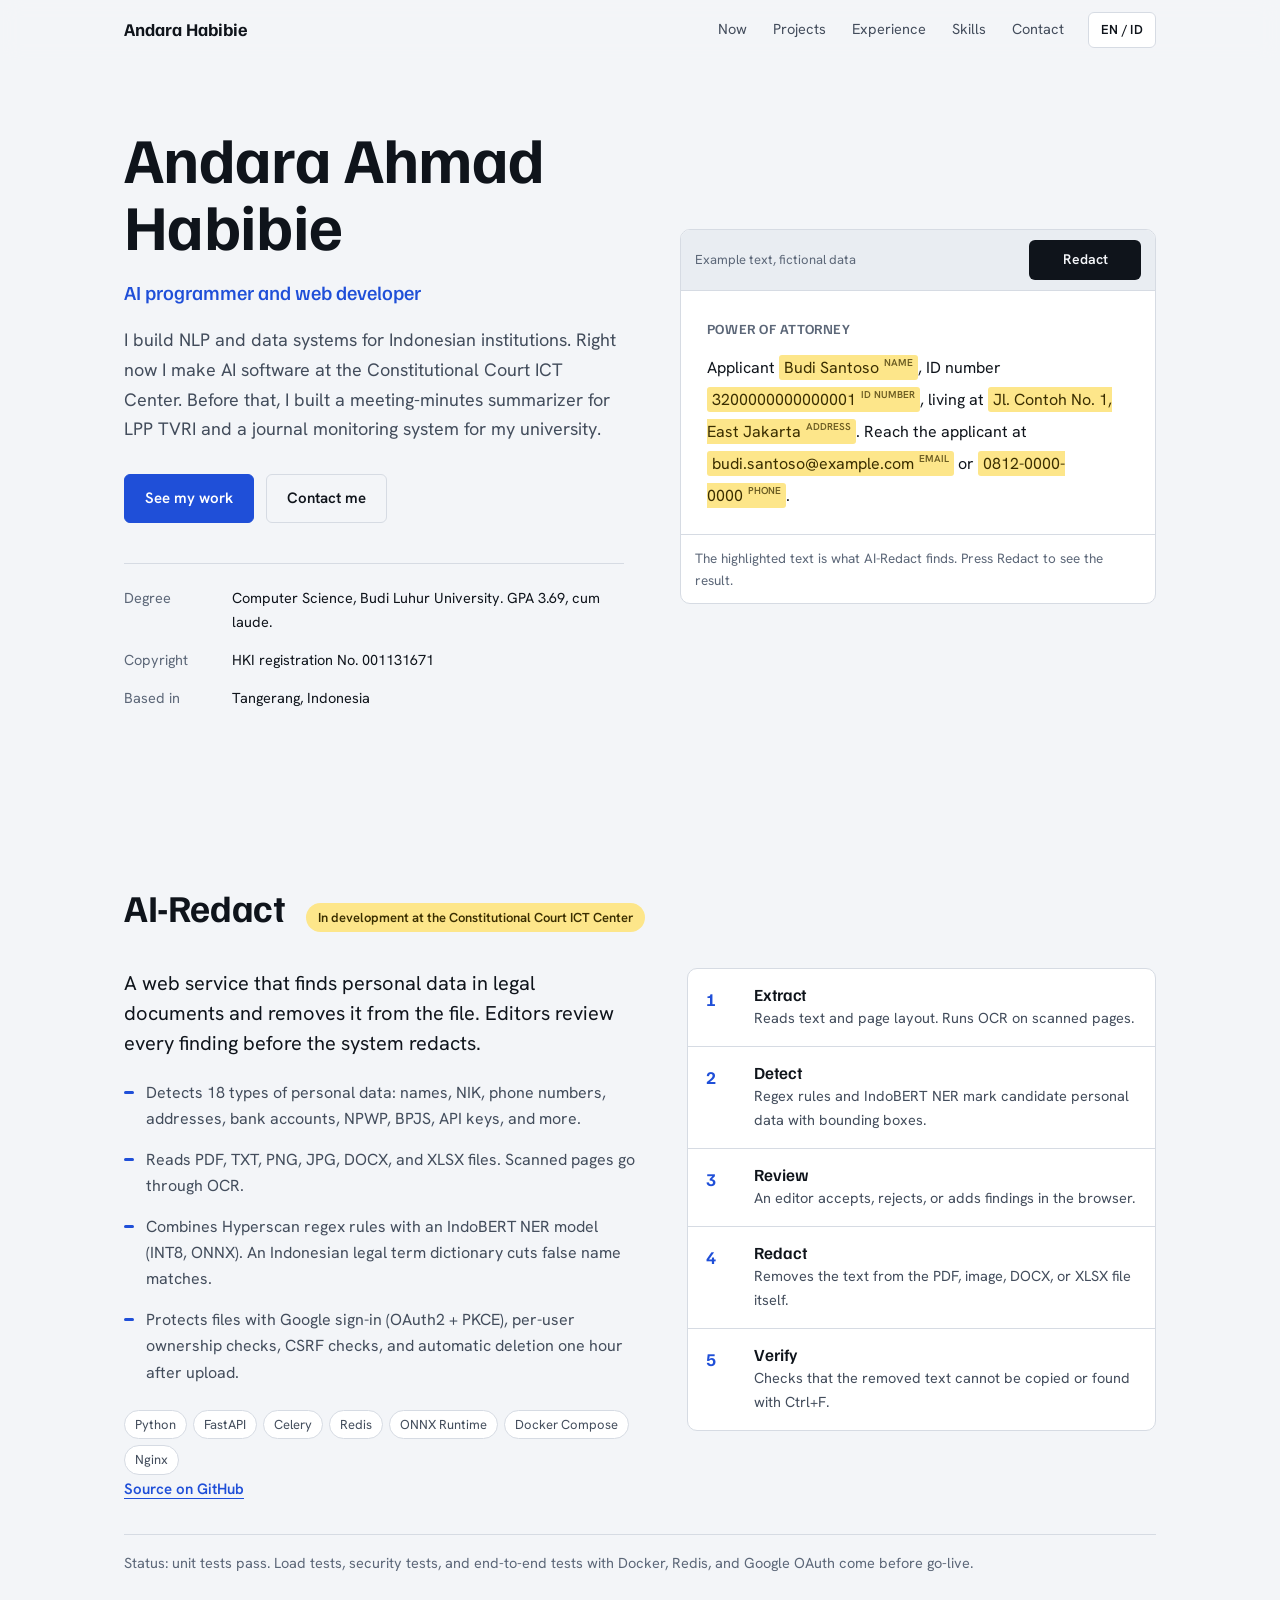
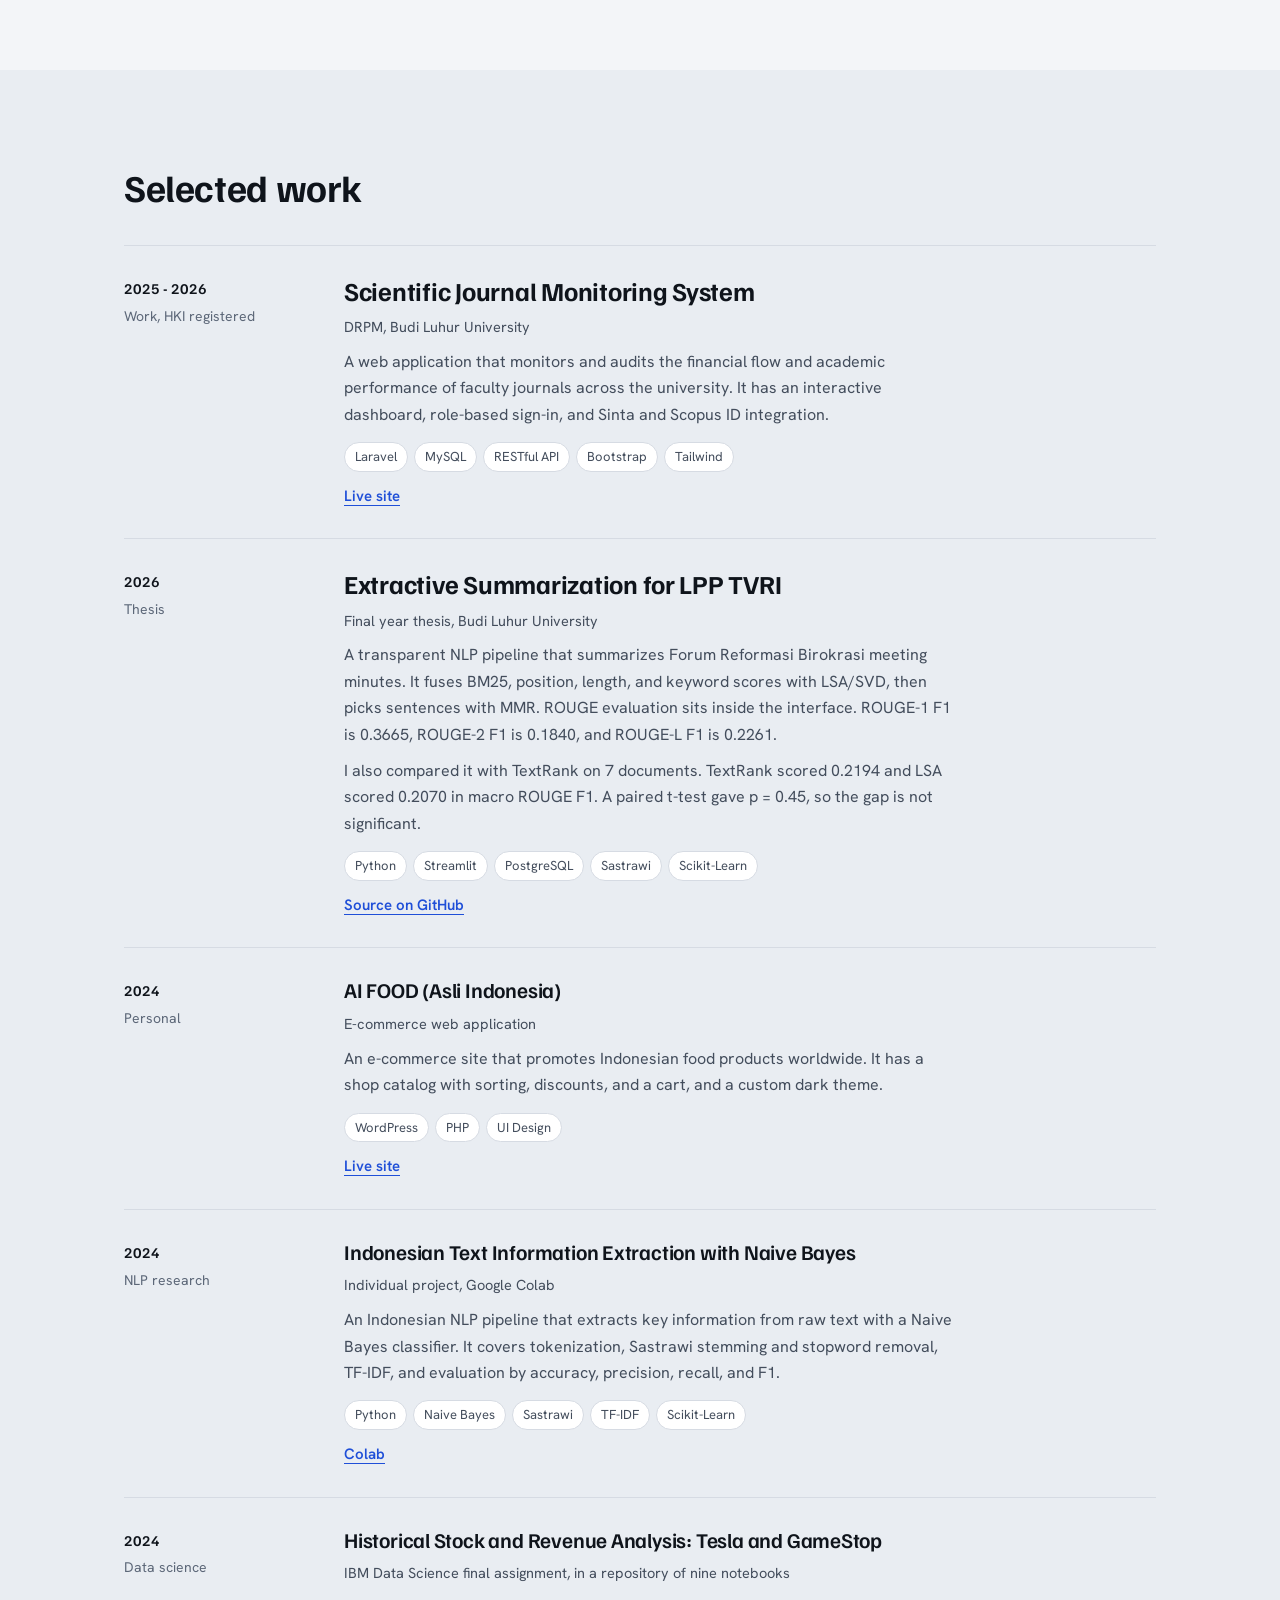
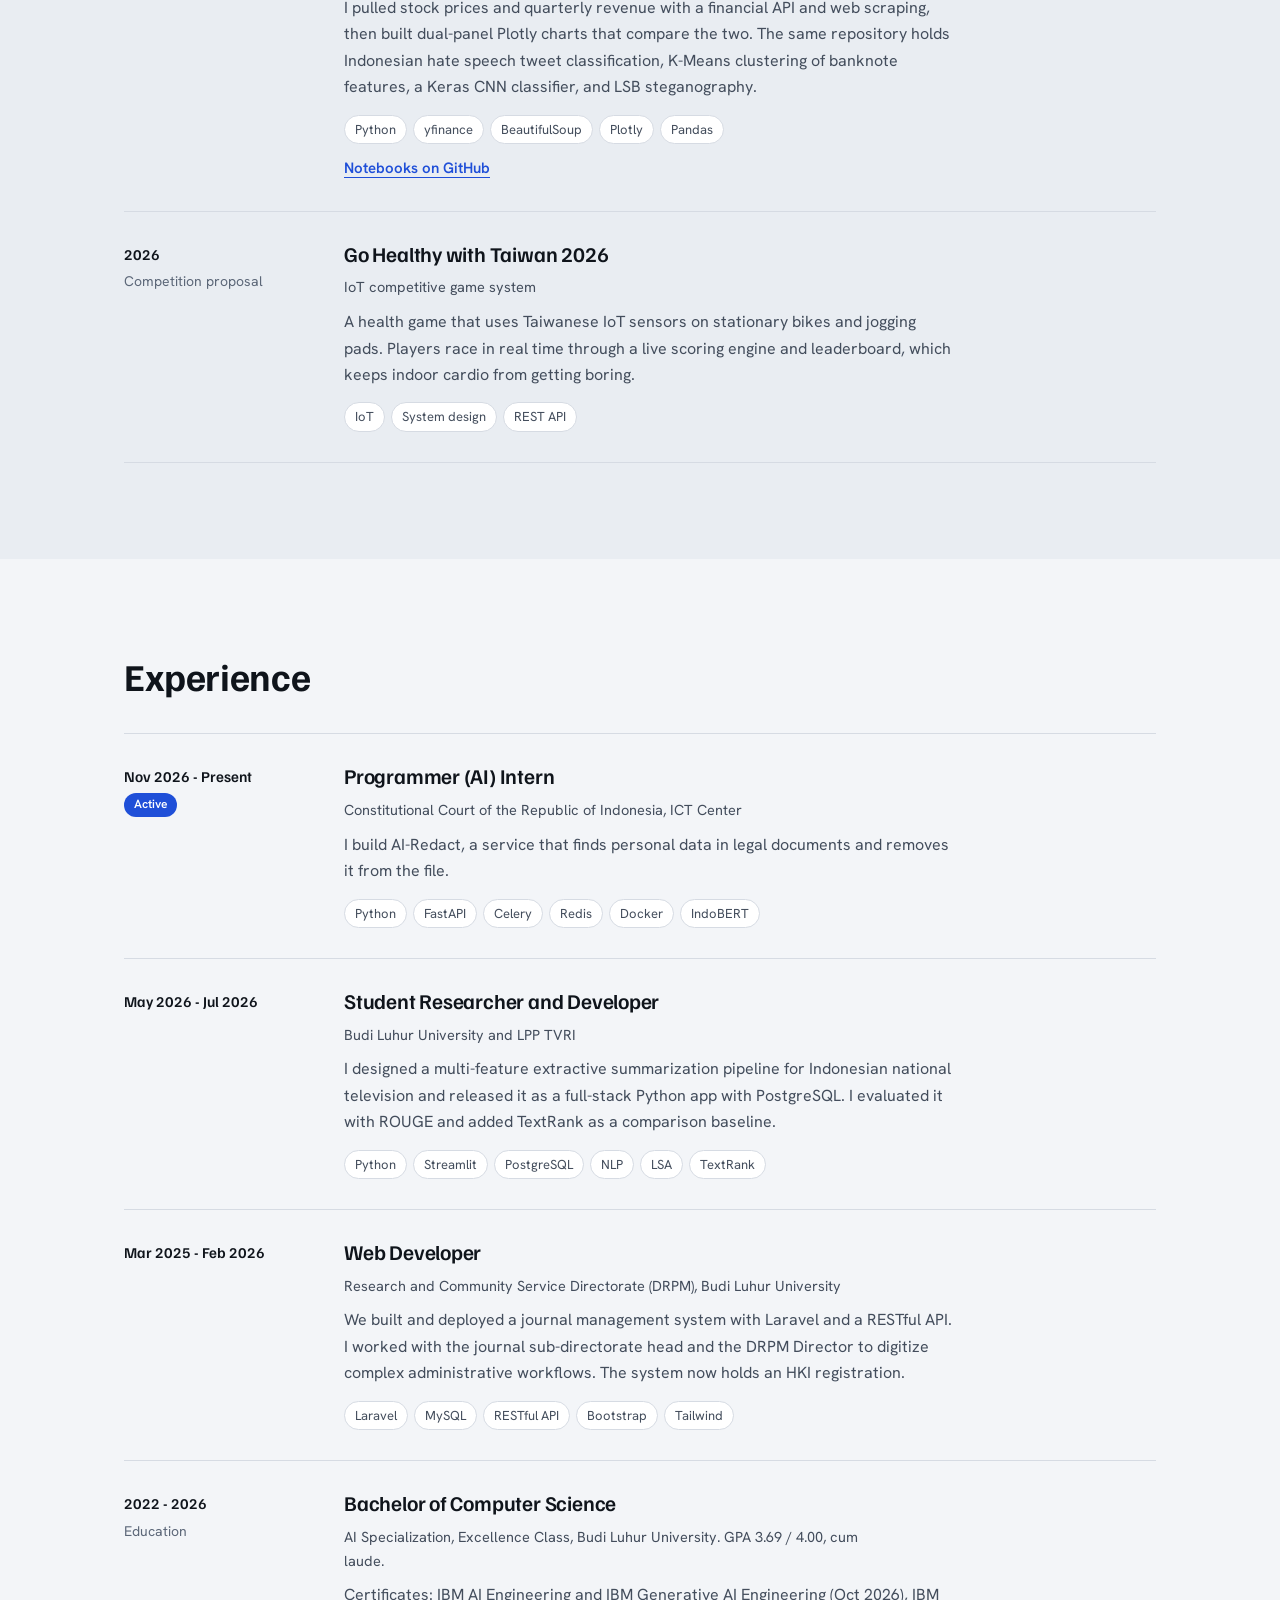
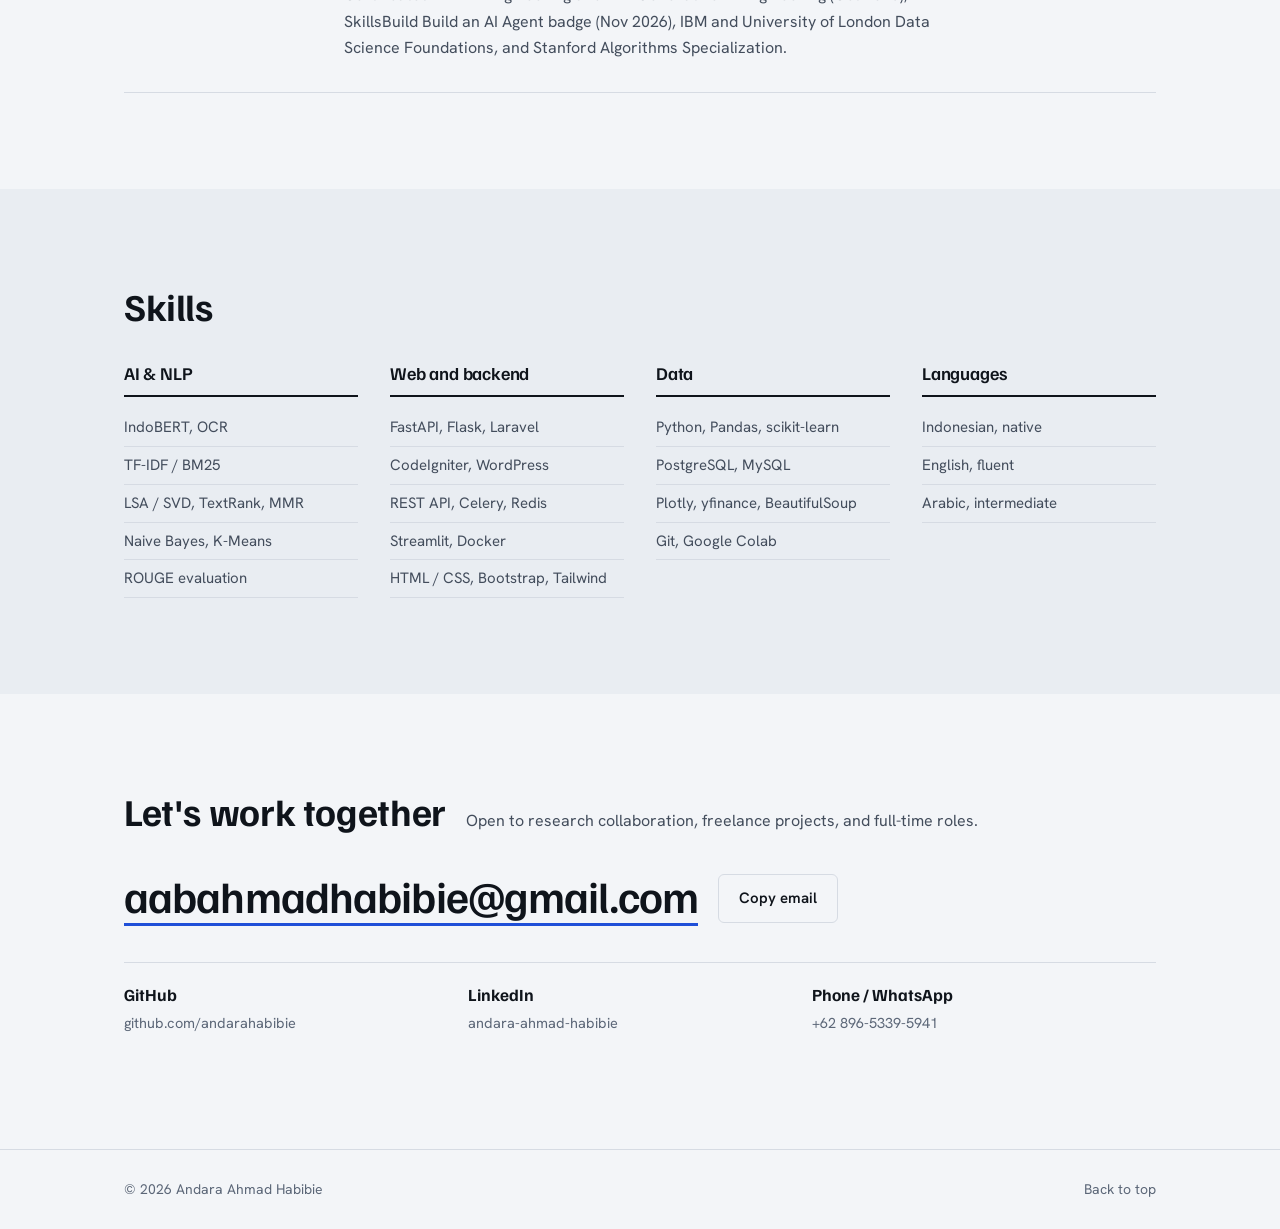
<file: index.html>
<!DOCTYPE html>
<html lang="en" data-lang="en">
<head>
  <meta charset="UTF-8" />
  <meta name="viewport" content="width=device-width, initial-scale=1.0" />
  <title>Andara Ahmad Habibie | AI Programmer and Web Developer</title>
  <meta name="description" content="Andara Ahmad Habibie builds NLP and data systems for Indonesian institutions. AI-Redact, LPP TVRI meeting-minutes summarizer, HKI-registered journal monitoring system." />
  <meta name="color-scheme" content="light dark" />
  <link rel="preconnect" href="https://fonts.googleapis.com" />
  <link rel="preconnect" href="https://fonts.gstatic.com" crossorigin />
  <link href="https://fonts.googleapis.com/css2?family=Familjen+Grotesk:wght@500;600;700&family=Hanken+Grotesk:wght@400;500;600&display=swap" rel="stylesheet" />
  <link rel="stylesheet" href="style.css" />
</head>
<body>
  <a class="skip" href="#main" data-en="Skip to content" data-id="Langsung ke konten">Skip to content</a>

  <!-- NAV -->
  <header id="nav">
    <div class="nav-inner">
      <a href="#hero" class="nav-logo">Andara Habibie</a>
      <nav class="nav-links" aria-label="Main">
        <a href="#now"        data-en="Now"        data-id="Saat Ini">Now</a>
        <a href="#projects"   data-en="Projects"   data-id="Proyek">Projects</a>
        <a href="#experience" data-en="Experience" data-id="Pengalaman">Experience</a>
        <a href="#skills"     data-en="Skills"     data-id="Keahlian">Skills</a>
        <a href="#contact"    data-en="Contact"    data-id="Kontak">Contact</a>
      </nav>
      <div class="nav-right">
        <button id="lang-toggle" type="button" aria-label="Switch language">EN / ID</button>
        <button id="menu-toggle" type="button" aria-label="Open menu" aria-expanded="false" aria-controls="mobile-menu">
          <span></span><span></span><span></span>
        </button>
      </div>
    </div>
    <div id="mobile-menu">
      <a href="#now"        data-en="Now"        data-id="Saat Ini">Now</a>
      <a href="#projects"   data-en="Projects"   data-id="Proyek">Projects</a>
      <a href="#experience" data-en="Experience" data-id="Pengalaman">Experience</a>
      <a href="#skills"     data-en="Skills"     data-id="Keahlian">Skills</a>
      <a href="#contact"    data-en="Contact"    data-id="Kontak">Contact</a>
    </div>
  </header>

  <main id="main">

    <!-- HERO -->
    <section id="hero" class="hero">
      <div class="container hero-grid">
        <div class="hero-copy">
          <h1>Andara Ahmad Habibie</h1>
          <p class="hero-role" data-en="AI programmer and web developer" data-id="Programmer AI dan web developer">AI programmer and web developer</p>
          <p class="hero-sub"
             data-en="I build NLP and data systems for Indonesian institutions. Right now I make AI software at the Constitutional Court ICT Center. Before that, I built a meeting-minutes summarizer for LPP TVRI and a journal monitoring system for my university."
             data-id="Saya membangun sistem NLP dan data untuk institusi di Indonesia. Saat ini saya menulis perangkat lunak AI di Pusat TIK Mahkamah Konstitusi. Sebelumnya, saya membuat peringkas notulensi rapat untuk LPP TVRI dan sistem monitoring jurnal untuk universitas saya.">
            I build NLP and data systems for Indonesian institutions. Right now I make AI software at the Constitutional Court ICT Center. Before that, I built a meeting-minutes summarizer for LPP TVRI and a journal monitoring system for my university.
          </p>
          <div class="hero-actions">
            <a href="#projects" class="btn-primary" data-en="See my work" data-id="Lihat proyek">See my work</a>
            <a href="#contact"  class="btn-ghost"   data-en="Contact me" data-id="Hubungi saya">Contact me</a>
          </div>
          <dl class="hero-facts">
            <div>
              <dt data-en="Degree" data-id="Pendidikan">Degree</dt>
              <dd data-en="Computer Science, Budi Luhur University. GPA 3.69, cum laude." data-id="Computer Science, Universitas Budi Luhur. IPK 3,69, cum laude.">Computer Science, Budi Luhur University. GPA 3.69, cum laude.</dd>
            </div>
            <div>
              <dt data-en="Copyright" data-id="Hak cipta">Copyright</dt>
              <dd data-en="HKI registration No. 001131671" data-id="Pendaftaran HKI No. 001131671">HKI registration No. 001131671</dd>
            </div>
            <div>
              <dt data-en="Based in" data-id="Domisili">Based in</dt>
              <dd>Tangerang, Indonesia</dd>
            </div>
          </dl>
        </div>

        <figure class="demo" aria-labelledby="demo-title">
          <div class="demo-head">
            <span class="demo-note" data-en="Example text, fictional data" data-id="Teks contoh, data fiktif">Example text, fictional data</span>
            <button id="redact-btn" type="button" aria-pressed="false">Redact</button>
          </div>
          <div class="demo-doc">
            <p class="demo-title" id="demo-title"></p>
            <p class="demo-body" id="demo-body"></p>
          </div>
          <figcaption class="demo-foot" id="demo-msg" role="status"></figcaption>
        </figure>
      </div>
    </section>

    <!-- NOW: AI-REDACT -->
    <section id="now" class="section">
      <div class="container">
        <div class="section-header">
          <h2>AI-Redact</h2>
          <p class="status-pill" data-en="In development at the Constitutional Court ICT Center" data-id="Sedang dikembangkan di Pusat TIK Mahkamah Konstitusi">In development at the Constitutional Court ICT Center</p>
        </div>
        <div class="now-grid">
          <div class="now-copy">
            <p class="lead"
               data-en="A web service that finds personal data in legal documents and removes it from the file. Editors review every finding before the system redacts."
               data-id="Layanan web yang menemukan data pribadi di dokumen hukum dan menghapusnya dari berkas. Editor memeriksa setiap temuan sebelum sistem melakukan redaksi.">
              A web service that finds personal data in legal documents and removes it from the file. Editors review every finding before the system redacts.
            </p>
            <ul class="facts">
              <li data-en="Detects 18 types of personal data: names, NIK, phone numbers, addresses, bank accounts, NPWP, BPJS, API keys, and more."
                  data-id="Mendeteksi 18 jenis data pribadi: nama, NIK, nomor telepon, alamat, rekening bank, NPWP, BPJS, API key, dan lainnya.">Detects 18 types of personal data: names, NIK, phone numbers, addresses, bank accounts, NPWP, BPJS, API keys, and more.</li>
              <li data-en="Reads PDF, TXT, PNG, JPG, DOCX, and XLSX files. Scanned pages go through OCR."
                  data-id="Membaca berkas PDF, TXT, PNG, JPG, DOCX, dan XLSX. Halaman hasil pindai diproses dengan OCR.">Reads PDF, TXT, PNG, JPG, DOCX, and XLSX files. Scanned pages go through OCR.</li>
              <li data-en="Combines Hyperscan regex rules with an IndoBERT NER model (INT8, ONNX). An Indonesian legal term dictionary cuts false name matches."
                  data-id="Menggabungkan aturan regex Hyperscan dengan model NER IndoBERT (INT8, ONNX). Kamus istilah hukum Indonesia mengurangi salah deteksi nama.">Combines Hyperscan regex rules with an IndoBERT NER model (INT8, ONNX). An Indonesian legal term dictionary cuts false name matches.</li>
              <li data-en="Protects files with Google sign-in (OAuth2 + PKCE), per-user ownership checks, CSRF checks, and automatic deletion one hour after upload."
                  data-id="Melindungi berkas dengan login Google (OAuth2 + PKCE), pemeriksaan kepemilikan per pengguna, pemeriksaan CSRF, dan penghapusan otomatis satu jam setelah unggah.">Protects files with Google sign-in (OAuth2 + PKCE), per-user ownership checks, CSRF checks, and automatic deletion one hour after upload.</li>
            </ul>
            <div class="proj-tags"><span>Python</span><span>FastAPI</span><span>Celery</span><span>Redis</span><span>ONNX Runtime</span><span>Docker Compose</span><span>Nginx</span></div>
            <p class="proj-links"><a href="https://github.com/andarahabibie/AI-Redact" target="_blank" rel="noopener" data-en="Source on GitHub" data-id="Kode di GitHub">Source on GitHub</a></p>
          </div>

          <ol class="pipeline" aria-label="Pipeline">
            <li><h3 data-en="Extract" data-id="Ekstraksi">Extract</h3><p data-en="Reads text and page layout. Runs OCR on scanned pages." data-id="Membaca teks dan tata letak halaman. Menjalankan OCR pada halaman hasil pindai.">Reads text and page layout. Runs OCR on scanned pages.</p></li>
            <li><h3 data-en="Detect" data-id="Deteksi">Detect</h3><p data-en="Regex rules and IndoBERT NER mark candidate personal data with bounding boxes." data-id="Aturan regex dan NER IndoBERT menandai calon data pribadi lengkap dengan kotak pembatas.">Regex rules and IndoBERT NER mark candidate personal data with bounding boxes.</p></li>
            <li><h3 data-en="Review" data-id="Tinjau">Review</h3><p data-en="An editor accepts, rejects, or adds findings in the browser." data-id="Editor menerima, menolak, atau menambah temuan di browser.">An editor accepts, rejects, or adds findings in the browser.</p></li>
            <li><h3 data-en="Redact" data-id="Redaksi">Redact</h3><p data-en="Removes the text from the PDF, image, DOCX, or XLSX file itself." data-id="Menghapus teks dari berkas PDF, gambar, DOCX, atau XLSX itu sendiri.">Removes the text from the PDF, image, DOCX, or XLSX file itself.</p></li>
            <li><h3 data-en="Verify" data-id="Verifikasi">Verify</h3><p data-en="Checks that the removed text cannot be copied or found with Ctrl+F." data-id="Memeriksa bahwa teks yang dihapus tidak bisa disalin atau dicari dengan Ctrl+F.">Checks that the removed text cannot be copied or found with Ctrl+F.</p></li>
          </ol>
        </div>
        <p class="note"
           data-en="Status: unit tests pass. Load tests, security tests, and end-to-end tests with Docker, Redis, and Google OAuth come before go-live."
           data-id="Status: unit test lulus. Uji beban, uji keamanan, dan uji end-to-end dengan Docker, Redis, dan Google OAuth dilakukan sebelum go-live.">
          Status: unit tests pass. Load tests, security tests, and end-to-end tests with Docker, Redis, and Google OAuth come before go-live.
        </p>
      </div>
    </section>

    <!-- PROJECTS -->
    <section id="projects" class="section alt-bg">
      <div class="container">
        <div class="section-header">
          <h2 data-en="Selected work" data-id="Proyek pilihan">Selected work</h2>
        </div>
        <div class="rows">

          <article class="row featured">
            <div class="row-meta">
              <span class="row-year">2025 - 2026</span>
              <span data-en="Work, HKI registered" data-id="Pekerjaan, terdaftar HKI">Work, HKI registered</span>
            </div>
            <div class="row-body">
              <h3 data-en="Scientific Journal Monitoring System" data-id="Sistem Monitoring Jurnal Ilmiah">Scientific Journal Monitoring System</h3>
              <p class="row-org" data-en="DRPM, Budi Luhur University" data-id="DRPM, Universitas Budi Luhur">DRPM, Budi Luhur University</p>
              <p data-en="A web application that monitors and audits the financial flow and academic performance of faculty journals across the university. It has an interactive dashboard, role-based sign-in, and Sinta and Scopus ID integration."
                 data-id="Aplikasi web untuk memonitor dan mengaudit aliran keuangan dan kinerja akademik jurnal fakultas di seluruh universitas. Dilengkapi dashboard interaktif, login berbasis peran, dan integrasi ID Sinta dan Scopus.">A web application that monitors and audits the financial flow and academic performance of faculty journals across the university. It has an interactive dashboard, role-based sign-in, and Sinta and Scopus ID integration.</p>
              <div class="proj-tags"><span>Laravel</span><span>MySQL</span><span>RESTful API</span><span>Bootstrap</span><span>Tailwind</span></div>
              <p class="proj-links"><a href="https://monitoringjurnal.budiluhur.ac.id" target="_blank" rel="noopener" data-en="Live site" data-id="Situs langsung">Live site</a></p>
            </div>
          </article>

          <article class="row featured">
            <div class="row-meta">
              <span class="row-year">2026</span>
              <span data-en="Thesis" data-id="Skripsi">Thesis</span>
            </div>
            <div class="row-body">
              <h3 data-en="Extractive Summarization for LPP TVRI" data-id="Peringkasan Ekstraktif untuk LPP TVRI">Extractive Summarization for LPP TVRI</h3>
              <p class="row-org" data-en="Final year thesis, Budi Luhur University" data-id="Skripsi, Universitas Budi Luhur">Final year thesis, Budi Luhur University</p>
              <p data-en="A transparent NLP pipeline that summarizes Forum Reformasi Birokrasi meeting minutes. It fuses BM25, position, length, and keyword scores with LSA/SVD, then picks sentences with MMR. ROUGE evaluation sits inside the interface. ROUGE-1 F1 is 0.3665, ROUGE-2 F1 is 0.1840, and ROUGE-L F1 is 0.2261."
                 data-id="Pipeline NLP transparan yang meringkas notulensi rapat Forum Reformasi Birokrasi. Menggabungkan skor BM25, posisi, panjang, dan kata kunci dengan LSA/SVD, lalu memilih kalimat dengan MMR. Evaluasi ROUGE ada di dalam antarmuka. ROUGE-1 F1 0,3665, ROUGE-2 F1 0,1840, dan ROUGE-L F1 0,2261.">A transparent NLP pipeline that summarizes Forum Reformasi Birokrasi meeting minutes. It fuses BM25, position, length, and keyword scores with LSA/SVD, then picks sentences with MMR. ROUGE evaluation sits inside the interface. ROUGE-1 F1 is 0.3665, ROUGE-2 F1 is 0.1840, and ROUGE-L F1 is 0.2261.</p>
              <p data-en="I also compared it with TextRank on 7 documents. TextRank scored 0.2194 and LSA scored 0.2070 in macro ROUGE F1. A paired t-test gave p = 0.45, so the gap is not significant."
                 data-id="Saya juga membandingkannya dengan TextRank pada 7 dokumen. Macro ROUGE F1 TextRank 0,2194 dan LSA 0,2070. Uji t berpasangan menghasilkan p = 0,45, jadi selisihnya tidak signifikan.">I also compared it with TextRank on 7 documents. TextRank scored 0.2194 and LSA scored 0.2070 in macro ROUGE F1. A paired t-test gave p = 0.45, so the gap is not significant.</p>
              <div class="proj-tags"><span>Python</span><span>Streamlit</span><span>PostgreSQL</span><span>Sastrawi</span><span>Scikit-Learn</span></div>
              <p class="proj-links"><a href="https://github.com/andarahabibie/mesin_peringkasan" target="_blank" rel="noopener" data-en="Source on GitHub" data-id="Kode di GitHub">Source on GitHub</a></p>
            </div>
          </article>

          <article class="row">
            <div class="row-meta">
              <span class="row-year">2024</span>
              <span data-en="Personal" data-id="Pribadi">Personal</span>
            </div>
            <div class="row-body">
              <h3>AI FOOD (Asli Indonesia)</h3>
              <p class="row-org" data-en="E-commerce web application" data-id="Aplikasi web e-commerce">E-commerce web application</p>
              <p data-en="An e-commerce site that promotes Indonesian food products worldwide. It has a shop catalog with sorting, discounts, and a cart, and a custom dark theme."
                 data-id="Situs e-commerce yang mempromosikan produk kuliner Indonesia ke seluruh dunia. Punya katalog toko dengan pengurutan, diskon, dan keranjang, serta tema gelap kustom.">An e-commerce site that promotes Indonesian food products worldwide. It has a shop catalog with sorting, discounts, and a cart, and a custom dark theme.</p>
              <div class="proj-tags"><span>WordPress</span><span>PHP</span><span>UI Design</span></div>
              <p class="proj-links"><a href="https://aifood.liveblog365.com" target="_blank" rel="noopener" data-en="Live site" data-id="Situs langsung">Live site</a></p>
            </div>
          </article>

          <article class="row">
            <div class="row-meta">
              <span class="row-year">2024</span>
              <span data-en="NLP research" data-id="Riset NLP">NLP research</span>
            </div>
            <div class="row-body">
              <h3 data-en="Indonesian Text Information Extraction with Naive Bayes" data-id="Ekstraksi Informasi Teks Indonesia dengan Naive Bayes">Indonesian Text Information Extraction with Naive Bayes</h3>
              <p class="row-org" data-en="Individual project, Google Colab" data-id="Proyek individu, Google Colab">Individual project, Google Colab</p>
              <p data-en="An Indonesian NLP pipeline that extracts key information from raw text with a Naive Bayes classifier. It covers tokenization, Sastrawi stemming and stopword removal, TF-IDF, and evaluation by accuracy, precision, recall, and F1."
                 data-id="Pipeline NLP berbahasa Indonesia yang mengekstraksi informasi kunci dari teks mentah dengan classifier Naive Bayes. Mencakup tokenisasi, stemming dan penghapusan stopword dengan Sastrawi, TF-IDF, dan evaluasi akurasi, presisi, recall, dan F1.">An Indonesian NLP pipeline that extracts key information from raw text with a Naive Bayes classifier. It covers tokenization, Sastrawi stemming and stopword removal, TF-IDF, and evaluation by accuracy, precision, recall, and F1.</p>
              <div class="proj-tags"><span>Python</span><span>Naive Bayes</span><span>Sastrawi</span><span>TF-IDF</span><span>Scikit-Learn</span></div>
              <p class="proj-links"><a href="https://colab.research.google.com/drive/1UVVAp1uzLQ3LjupEk4mw1LQJBSTvTF1Y" target="_blank" rel="noopener">Colab</a></p>
            </div>
          </article>

          <article class="row">
            <div class="row-meta">
              <span class="row-year">2024</span>
              <span>Data science</span>
            </div>
            <div class="row-body">
              <h3 data-en="Historical Stock and Revenue Analysis: Tesla and GameStop" data-id="Analisis Saham dan Pendapatan Historis: Tesla dan GameStop">Historical Stock and Revenue Analysis: Tesla and GameStop</h3>
              <p class="row-org" data-en="IBM Data Science final assignment, in a repository of nine notebooks" data-id="Tugas akhir IBM Data Science, dalam repositori berisi sembilan notebook">IBM Data Science final assignment, in a repository of nine notebooks</p>
              <p data-en="I pulled stock prices and quarterly revenue with a financial API and web scraping, then built dual-panel Plotly charts that compare the two. The same repository holds Indonesian hate speech tweet classification, K-Means clustering of banknote features, a Keras CNN classifier, and LSB steganography."
                 data-id="Saya mengambil harga saham dan pendapatan kuartalan dengan API keuangan dan web scraping, lalu membuat grafik Plotly dua panel untuk membandingkannya. Repositori yang sama berisi klasifikasi tweet ujaran kebencian Indonesia, klasterisasi K-Means fitur uang kertas, classifier CNN Keras, dan steganografi LSB.">I pulled stock prices and quarterly revenue with a financial API and web scraping, then built dual-panel Plotly charts that compare the two. The same repository holds Indonesian hate speech tweet classification, K-Means clustering of banknote features, a Keras CNN classifier, and LSB steganography.</p>
              <div class="proj-tags"><span>Python</span><span>yfinance</span><span>BeautifulSoup</span><span>Plotly</span><span>Pandas</span></div>
              <p class="proj-links"><a href="https://github.com/andarahabibie/DataScienceToolsEcosystem" target="_blank" rel="noopener" data-en="Notebooks on GitHub" data-id="Notebook di GitHub">Notebooks on GitHub</a></p>
            </div>
          </article>

          <article class="row">
            <div class="row-meta">
              <span class="row-year">2026</span>
              <span data-en="Competition proposal" data-id="Proposal lomba">Competition proposal</span>
            </div>
            <div class="row-body">
              <h3>Go Healthy with Taiwan 2026</h3>
              <p class="row-org" data-en="IoT competitive game system" data-id="Sistem game kompetitif IoT">IoT competitive game system</p>
              <p data-en="A health game that uses Taiwanese IoT sensors on stationary bikes and jogging pads. Players race in real time through a live scoring engine and leaderboard, which keeps indoor cardio from getting boring."
                 data-id="Game kesehatan yang memakai sensor IoT Taiwan pada sepeda statis dan bantalan jogging. Pemain berlomba secara real time lewat mesin skor dan papan peringkat langsung, sehingga kardio dalam ruangan tidak membosankan.">A health game that uses Taiwanese IoT sensors on stationary bikes and jogging pads. Players race in real time through a live scoring engine and leaderboard, which keeps indoor cardio from getting boring.</p>
              <div class="proj-tags"><span>IoT</span><span>System design</span><span>REST API</span></div>
            </div>
          </article>

        </div>
      </div>
    </section>

    <!-- EXPERIENCE -->
    <section id="experience" class="section">
      <div class="container">
        <div class="section-header">
          <h2 data-en="Experience" data-id="Pengalaman">Experience</h2>
        </div>
        <div class="rows">

          <div class="row">
            <div class="row-meta">
              <span class="row-year" data-en="Nov 2026 - Present" data-id="Nov 2026 - Sekarang">Nov 2026 - Present</span>
              <span class="badge" data-en="Active" data-id="Aktif">Active</span>
            </div>
            <div class="row-body">
              <h3 data-en="Programmer (AI) Intern" data-id="Programmer (AI) Magang">Programmer (AI) Intern</h3>
              <p class="row-org" data-en="Constitutional Court of the Republic of Indonesia, ICT Center" data-id="Mahkamah Konstitusi Republik Indonesia, Pusat TIK">Constitutional Court of the Republic of Indonesia, ICT Center</p>
              <p data-en="I build AI-Redact, a service that finds personal data in legal documents and removes it from the file."
                 data-id="Saya membangun AI-Redact, layanan yang menemukan data pribadi di dokumen hukum dan menghapusnya dari berkas.">I build AI-Redact, a service that finds personal data in legal documents and removes it from the file.</p>
              <div class="proj-tags"><span>Python</span><span>FastAPI</span><span>Celery</span><span>Redis</span><span>Docker</span><span>IndoBERT</span></div>
            </div>
          </div>

          <div class="row">
            <div class="row-meta">
              <span class="row-year" data-en="May 2026 - Jul 2026" data-id="Mei 2026 - Jul 2026">May 2026 - Jul 2026</span>
            </div>
            <div class="row-body">
              <h3 data-en="Student Researcher and Developer" data-id="Peneliti Mahasiswa dan Developer">Student Researcher and Developer</h3>
              <p class="row-org" data-en="Budi Luhur University and LPP TVRI" data-id="Universitas Budi Luhur dan LPP TVRI">Budi Luhur University and LPP TVRI</p>
              <p data-en="I designed a multi-feature extractive summarization pipeline for Indonesian national television and released it as a full-stack Python app with PostgreSQL. I evaluated it with ROUGE and added TextRank as a comparison baseline."
                 data-id="Saya merancang pipeline peringkasan ekstraktif multi-fitur untuk televisi nasional Indonesia dan merilisnya sebagai aplikasi Python full-stack dengan PostgreSQL. Saya mengevaluasinya dengan ROUGE dan menambahkan TextRank sebagai pembanding.">I designed a multi-feature extractive summarization pipeline for Indonesian national television and released it as a full-stack Python app with PostgreSQL. I evaluated it with ROUGE and added TextRank as a comparison baseline.</p>
              <div class="proj-tags"><span>Python</span><span>Streamlit</span><span>PostgreSQL</span><span>NLP</span><span>LSA</span><span>TextRank</span></div>
            </div>
          </div>

          <div class="row">
            <div class="row-meta">
              <span class="row-year" data-en="Mar 2025 - Feb 2026" data-id="Mar 2025 - Feb 2026">Mar 2025 - Feb 2026</span>
            </div>
            <div class="row-body">
              <h3>Web Developer</h3>
              <p class="row-org" data-en="Research and Community Service Directorate (DRPM), Budi Luhur University" data-id="Direktorat Riset dan Pengabdian Masyarakat (DRPM), Universitas Budi Luhur">Research and Community Service Directorate (DRPM), Budi Luhur University</p>
              <p data-en="We built and deployed a journal management system with Laravel and a RESTful API. I worked with the journal sub-directorate head and the DRPM Director to digitize complex administrative workflows. The system now holds an HKI registration."
                 data-id="Kami membangun dan men-deploy sistem manajemen jurnal dengan Laravel dan RESTful API. Saya bekerja dengan Kasubdit Jurnal dan Direktur DRPM untuk mendigitalisasi alur kerja administrasi yang kompleks. Sistem ini kini terdaftar HKI.">We built and deployed a journal management system with Laravel and a RESTful API. I worked with the journal sub-directorate head and the DRPM Director to digitize complex administrative workflows. The system now holds an HKI registration.</p>
              <div class="proj-tags"><span>Laravel</span><span>MySQL</span><span>RESTful API</span><span>Bootstrap</span><span>Tailwind</span></div>
            </div>
          </div>

          <div class="row">
            <div class="row-meta">
              <span class="row-year">2022 - 2026</span>
              <span data-en="Education" data-id="Pendidikan">Education</span>
            </div>
            <div class="row-body">
              <h3 data-en="Bachelor of Computer Science" data-id="Sarjana Computer Science">Bachelor of Computer Science</h3>
              <p class="row-org" data-en="AI Specialization, Excellence Class, Budi Luhur University. GPA 3.69 / 4.00, cum laude." data-id="Spesialisasi AI, Kelas Unggulan, Universitas Budi Luhur. IPK 3,69 / 4,00, cum laude.">AI Specialization, Excellence Class, Budi Luhur University. GPA 3.69 / 4.00, cum laude.</p>
              <p data-en="Certificates: IBM AI Engineering and IBM Generative AI Engineering (Oct 2026), IBM SkillsBuild Build an AI Agent badge (Nov 2026), IBM and University of London Data Science Foundations, and Stanford Algorithms Specialization."
                 data-id="Sertifikat: IBM AI Engineering dan IBM Generative AI Engineering (Okt 2026), lencana IBM SkillsBuild Build an AI Agent (Nov 2026), Data Science Foundations dari IBM dan University of London, serta Algorithms Specialization dari Stanford.">Certificates: IBM AI Engineering and IBM Generative AI Engineering (Oct 2026), IBM SkillsBuild Build an AI Agent badge (Nov 2026), IBM and University of London Data Science Foundations, and Stanford Algorithms Specialization.</p>
            </div>
          </div>

        </div>
      </div>
    </section>

    <!-- SKILLS -->
    <section id="skills" class="section alt-bg">
      <div class="container">
        <div class="section-header">
          <h2 data-en="Skills" data-id="Keahlian">Skills</h2>
        </div>
        <div class="skills-grid">
          <div class="skill-group">
            <h3>AI &amp; NLP</h3>
            <ul>
              <li>IndoBERT, OCR</li>
              <li>TF-IDF / BM25</li>
              <li>LSA / SVD, TextRank, MMR</li>
              <li>Naive Bayes, K-Means</li>
              <li data-en="ROUGE evaluation" data-id="Evaluasi ROUGE">ROUGE evaluation</li>
            </ul>
          </div>
          <div class="skill-group">
            <h3 data-en="Web and backend" data-id="Web dan backend">Web and backend</h3>
            <ul>
              <li>FastAPI, Flask, Laravel</li>
              <li>CodeIgniter, WordPress</li>
              <li>REST API, Celery, Redis</li>
              <li>Streamlit, Docker</li>
              <li>HTML / CSS, Bootstrap, Tailwind</li>
            </ul>
          </div>
          <div class="skill-group">
            <h3>Data</h3>
            <ul>
              <li>Python, Pandas, scikit-learn</li>
              <li>PostgreSQL, MySQL</li>
              <li>Plotly, yfinance, BeautifulSoup</li>
              <li>Git, Google Colab</li>
            </ul>
          </div>
          <div class="skill-group">
            <h3 data-en="Languages" data-id="Bahasa">Languages</h3>
            <ul>
              <li data-en="Indonesian, native" data-id="Indonesia, penutur asli">Indonesian, native</li>
              <li data-en="English, fluent" data-id="Inggris, fasih">English, fluent</li>
              <li data-en="Arabic, intermediate" data-id="Arab, menengah">Arabic, intermediate</li>
            </ul>
          </div>
        </div>
      </div>
    </section>

    <!-- CONTACT -->
    <section id="contact" class="section">
      <div class="container">
        <div class="section-header">
          <h2 data-en="Let's work together" data-id="Mari berkolaborasi">Let's work together</h2>
          <p class="section-desc"
             data-en="Open to research collaboration, freelance projects, and full-time roles."
             data-id="Terbuka untuk kolaborasi riset, proyek freelance, dan pekerjaan penuh waktu.">
            Open to research collaboration, freelance projects, and full-time roles.
          </p>
        </div>
        <div class="contact-main">
          <a id="mail" class="contact-mail" href="mailto:aabahmadhabibie@gmail.com">aabahmadhabibie@gmail.com</a>
          <button id="copy-mail" type="button" class="btn-ghost" data-en="Copy email" data-id="Salin email">Copy email</button>
        </div>
        <ul class="contact-links">
          <li><a href="https://github.com/andarahabibie" target="_blank" rel="noopener"><strong>GitHub</strong><span>github.com/andarahabibie</span></a></li>
          <li><a href="https://www.linkedin.com/in/andara-ahmad-habibie/" target="_blank" rel="noopener"><strong>LinkedIn</strong><span>andara-ahmad-habibie</span></a></li>
          <li><a href="tel:+6289653395941"><strong data-en="Phone / WhatsApp" data-id="Telepon / WhatsApp">Phone / WhatsApp</strong><span>+62 896-5339-5941</span></a></li>
        </ul>
      </div>
    </section>

  </main>

  <footer>
    <div class="container footer-inner">
      <span>© 2026 Andara Ahmad Habibie</span>
      <a href="#hero" data-en="Back to top" data-id="Kembali ke atas">Back to top</a>
    </div>
  </footer>

  <script src="main.js"></script>
</body>
</html>
</file>
<file: style.css>
/* ===========================
   TOKENS
   Palette: cool paper, ink, one blue for actions, one highlighter yellow for the redaction demo.
   =========================== */
:root {
  color-scheme: light dark;
  --bg:        #F3F5F8;
  --bg-alt:    #E9EDF2;
  --panel:     #FFFFFF;
  --line:      #D6DBE3;
  --text:      #0F141B;
  --text-2:    #434D5C;
  --text-3:    #5C6778;
  --accent:    #1F4FD8;
  --accent-h:  #163BAA;
  --accent-ink:#FFFFFF;
  --mark:      #FDE68A;
  --mark-ink:  #3A2E00;
  --redact:    #0F141B;
  --nav-bg:    rgba(243, 245, 248, 0.92);
  --nav-h:     60px;
  --max:       1080px;
  --radius:    6px;
  --display:   'Familjen Grotesk', 'Segoe UI', system-ui, sans-serif;
  --font:      'Hanken Grotesk', 'Segoe UI', system-ui, sans-serif;
}
@media (prefers-color-scheme: dark) {
  :root {
    --bg:        #0E1116;
    --bg-alt:    #131820;
    --panel:     #161B23;
    --line:      #29313C;
    --text:      #E9ECF1;
    --text-2:    #BCC4CF;
    --text-3:    #97A1B0;
    --accent:    #8AABFF;
    --accent-h:  #B0C8FF;
    --accent-ink:#0E1116;
    --mark:      #5A4A0C;
    --mark-ink:  #FFF3C4;
    --redact:    #E9ECF1;
    --nav-bg:    rgba(14, 17, 22, 0.92);
  }
}

/* ===========================
   RESET
   =========================== */
*, *::before, *::after { box-sizing: border-box; margin: 0; padding: 0; }
html { scroll-behavior: smooth; font-size: 16px; -webkit-text-size-adjust: 100%; }
body {
  font-family: var(--font);
  color: var(--text);
  background: var(--bg);
  line-height: 1.65;
  -webkit-font-smoothing: antialiased;
  overflow-x: hidden;
}
a { color: inherit; text-decoration: none; }
ul, ol { list-style: none; }
button { font: inherit; color: inherit; cursor: pointer; }
h1, h2, h3 { font-family: var(--display); line-height: 1.12; letter-spacing: -0.01em; text-wrap: balance; }
p { max-width: 68ch; }
:focus-visible { outline: 2px solid var(--accent); outline-offset: 3px; border-radius: 4px; }

.skip {
  position: absolute; left: 16px; top: -60px; z-index: 200;
  background: var(--accent); color: var(--accent-ink);
  padding: 10px 16px; border-radius: var(--radius); font-weight: 600;
}
.skip:focus { top: 12px; }

/* ===========================
   LAYOUT
   =========================== */
.container { width: 100%; max-width: var(--max); margin: 0 auto; padding: 0 24px; }
.section { padding: 96px 0; scroll-margin-top: var(--nav-h); }
.alt-bg { background: var(--bg-alt); }
.section-header { display: flex; flex-wrap: wrap; align-items: baseline; gap: 8px 20px; margin-bottom: 36px; }
.section-header h2 { font-size: clamp(28px, 4vw, 38px); font-weight: 700; }
.section-desc { width: 100%; color: var(--text-2); }

/* ===========================
   NAVIGATION
   =========================== */
#nav {
  position: fixed; top: 0; left: 0; right: 0; z-index: 100;
  background: var(--nav-bg);
  backdrop-filter: blur(10px); -webkit-backdrop-filter: blur(10px);
  border-bottom: 1px solid transparent;
  transition: border-color .2s;
}
#nav.scrolled { border-bottom-color: var(--line); }
.nav-inner {
  max-width: var(--max); margin: 0 auto; padding: 0 24px;
  height: var(--nav-h); display: flex; align-items: center; gap: 24px;
}
.nav-logo { font-family: var(--display); font-weight: 700; font-size: 18px; margin-right: auto; }
.nav-links { display: flex; gap: 26px; }
.nav-links a { font-size: 14.5px; color: var(--text-2); padding: 6px 0; border-bottom: 2px solid transparent; transition: color .15s, border-color .15s; }
.nav-links a:hover { color: var(--text); }
.nav-links a.active { color: var(--text); border-bottom-color: var(--accent); }
.nav-right { display: flex; align-items: center; gap: 10px; }
#lang-toggle {
  background: var(--panel); border: 1px solid var(--line); border-radius: var(--radius);
  padding: 6px 12px; font-size: 13px; font-weight: 600; letter-spacing: .02em;
}
#lang-toggle:hover { border-color: var(--accent); }
#menu-toggle {
  display: none; width: 40px; height: 40px; background: none; border: 1px solid var(--line);
  border-radius: var(--radius); flex-direction: column; justify-content: center; align-items: center; gap: 5px;
}
#menu-toggle span { display: block; width: 18px; height: 2px; background: var(--text); transition: transform .2s, opacity .2s; }
#menu-toggle.open span:nth-child(1) { transform: translateY(7px) rotate(45deg); }
#menu-toggle.open span:nth-child(2) { opacity: 0; }
#menu-toggle.open span:nth-child(3) { transform: translateY(-7px) rotate(-45deg); }
#mobile-menu {
  display: none; flex-direction: column; background: var(--panel);
  border-bottom: 1px solid var(--line); padding: 8px 24px 16px;
}
#mobile-menu.open { display: flex; }
#mobile-menu a { padding: 12px 0; border-top: 1px solid var(--line); font-weight: 500; }
#mobile-menu a:first-child { border-top: 0; }

/* ===========================
   BUTTONS
   =========================== */
.btn-primary, .btn-ghost {
  display: inline-flex; align-items: center; justify-content: center;
  padding: 11px 20px; border-radius: var(--radius); font-size: 15px; font-weight: 600;
  border: 1px solid var(--accent); transition: background .15s, border-color .15s, color .15s;
}
.btn-primary { background: var(--accent); color: var(--accent-ink); }
.btn-ghost { background: transparent; color: var(--text); border-color: var(--line); }
@media (hover: hover) {
  .btn-primary:hover { background: var(--accent-h); border-color: var(--accent-h); }
  .btn-ghost:hover { border-color: var(--accent); color: var(--accent); }
}

/* ===========================
   HERO
   =========================== */
.hero { padding: calc(var(--nav-h) + 64px) 0 80px; }
.hero-grid { display: grid; grid-template-columns: minmax(0, 1.05fr) minmax(0, 1fr); gap: 56px; align-items: center; }
.hero h1 { font-size: clamp(40px, 6vw, 64px); font-weight: 700; line-height: 1.05; }
.hero-role { margin-top: 18px; font-family: var(--display); font-size: 20px; font-weight: 500; color: var(--accent); }
.hero-sub { margin-top: 16px; font-size: 18px; color: var(--text-2); }
.hero-actions { display: flex; flex-wrap: wrap; gap: 12px; margin-top: 30px; }
.hero-facts { margin-top: 40px; display: grid; gap: 14px; border-top: 1px solid var(--line); padding-top: 22px; }
.hero-facts div { display: grid; grid-template-columns: 96px minmax(0, 1fr); gap: 12px; font-size: 14.5px; }
.hero-facts dt { color: var(--text-3); }
.hero-facts dd { color: var(--text); }

/* Redaction demo: the one memorable element on the page */
.demo { background: var(--panel); border: 1px solid var(--line); border-radius: 10px; overflow: hidden; }
.demo-head { display: flex; justify-content: space-between; align-items: center; gap: 12px; padding: 10px 14px; border-bottom: 1px solid var(--line); background: var(--bg-alt); }
.demo-note { font-size: 13px; color: var(--text-3); }
#redact-btn {
  background: var(--text); color: var(--bg); border: 0; border-radius: var(--radius);
  padding: 8px 16px; font-size: 14px; font-weight: 600; min-width: 112px;
}
@media (hover: hover) { #redact-btn:hover { background: var(--accent); color: var(--accent-ink); } }
.demo-doc { padding: 26px 26px 22px; }
.demo-title { font-family: var(--display); font-weight: 600; font-size: 14px; letter-spacing: .04em; color: var(--text-3); margin-bottom: 12px; }
.demo-body { font-size: 16px; line-height: 2; max-width: none; }
.pii { background: var(--mark); color: var(--mark-ink); padding: 2px 5px; border-radius: 3px; overflow-wrap: anywhere; }
.pii sup { font-size: 10px; font-weight: 600; margin-left: 5px; opacity: .75; }
.pii.done { background: transparent; color: var(--redact); padding: 2px 0; letter-spacing: -.06em; }
.demo-foot { padding: 12px 14px; border-top: 1px solid var(--line); font-size: 13.5px; color: var(--text-3); }

/* ===========================
   NOW: AI-REDACT
   =========================== */
.status-pill { background: var(--mark); color: var(--mark-ink); font-size: 13px; font-weight: 600; padding: 4px 12px; border-radius: 999px; max-width: none; }
.now-grid { display: grid; grid-template-columns: minmax(0, 1.1fr) minmax(0, 1fr); gap: 48px; align-items: start; }
.lead { font-size: 20px; line-height: 1.5; margin-bottom: 22px; }
.facts { display: grid; gap: 14px; margin-bottom: 24px; }
.facts li { position: relative; padding-left: 22px; color: var(--text-2); }
.facts li::before { content: ""; position: absolute; left: 0; top: .7em; width: 10px; height: 3px; background: var(--accent); border-radius: 2px; }
.pipeline { counter-reset: step; border: 1px solid var(--line); border-radius: 10px; background: var(--panel); overflow: hidden; }
.pipeline li { counter-increment: step; display: grid; grid-template-columns: 36px minmax(0, 1fr); gap: 2px 12px; padding: 16px 18px; border-top: 1px solid var(--line); }
.pipeline li:first-child { border-top: 0; }
.pipeline li::before { content: counter(step); grid-row: 1 / span 2; font-family: var(--display); font-weight: 700; font-size: 18px; color: var(--accent); }
.pipeline h3 { font-size: 17px; font-weight: 600; }
.pipeline p { font-size: 14.5px; color: var(--text-2); }
.note { margin-top: 32px; padding-top: 16px; border-top: 1px solid var(--line); font-size: 14.5px; color: var(--text-3); max-width: none; }

/* ===========================
   ROWS (projects and experience)
   =========================== */
.rows { border-bottom: 1px solid var(--line); }
.row { display: grid; grid-template-columns: 180px minmax(0, 1fr); gap: 12px 40px; padding: 30px 0; border-top: 1px solid var(--line); }
.row-meta { display: flex; flex-direction: column; align-items: flex-start; gap: 4px; font-size: 14px; color: var(--text-3); }
.row-year { font-family: var(--display); font-weight: 600; font-size: 15px; color: var(--text); font-variant-numeric: tabular-nums; }
.row-body { display: flex; flex-direction: column; gap: 10px; min-width: 0; }
.row-body h3 { font-size: 21px; font-weight: 600; }
.row.featured .row-body h3 { font-size: 26px; font-weight: 700; }
.row-org { color: var(--text-3); font-size: 14.5px; }
.row-body p { color: var(--text-2); }
.badge { background: var(--accent); color: var(--accent-ink); font-size: 12px; font-weight: 600; padding: 2px 10px; border-radius: 999px; }
.proj-tags { display: flex; flex-wrap: wrap; gap: 6px; margin-top: 4px; }
.proj-tags span { font-size: 13px; padding: 3px 10px; border: 1px solid var(--line); border-radius: 999px; color: var(--text-2); background: var(--panel); }
.proj-links { display: flex; gap: 18px; margin-top: 2px; }
.proj-links a { color: var(--accent); font-weight: 600; font-size: 15px; text-decoration: underline; text-underline-offset: 4px; }
.proj-links a:hover { color: var(--accent-h); }

/* ===========================
   SKILLS
   =========================== */
.skills-grid { display: grid; grid-template-columns: repeat(4, minmax(0, 1fr)); gap: 32px; }
.skill-group h3 { font-size: 18px; font-weight: 600; padding-bottom: 12px; border-bottom: 2px solid var(--text); margin-bottom: 12px; }
.skill-group li { padding: 6px 0; font-size: 15px; color: var(--text-2); border-bottom: 1px solid var(--line); }

/* ===========================
   CONTACT
   =========================== */
.contact-main { display: flex; flex-wrap: wrap; align-items: center; gap: 16px 20px; margin-bottom: 36px; }
.contact-mail { font-family: var(--display); font-weight: 600; font-size: clamp(24px, 4.6vw, 44px); letter-spacing: -0.02em; overflow-wrap: anywhere; border-bottom: 3px solid var(--accent); line-height: 1.2; }
.contact-mail:hover { color: var(--accent); }
.contact-links { display: grid; grid-template-columns: repeat(3, minmax(0, 1fr)); gap: 0; border-top: 1px solid var(--line); }
.contact-links a { display: flex; flex-direction: column; gap: 2px; padding: 18px 16px 18px 0; }
.contact-links a:hover strong { color: var(--accent); }
.contact-links strong { font-family: var(--display); font-size: 17px; }
.contact-links span { color: var(--text-3); font-size: 14.5px; overflow-wrap: anywhere; }

footer { border-top: 1px solid var(--line); padding: 28px 0; font-size: 14px; color: var(--text-3); }
.footer-inner { display: flex; justify-content: space-between; gap: 16px; flex-wrap: wrap; }
footer a:hover { color: var(--accent); }

/* ===========================
   RESPONSIVE
   =========================== */
@media (max-width: 900px) {
  .hero-grid, .now-grid { grid-template-columns: minmax(0, 1fr); gap: 40px; }
  .skills-grid { grid-template-columns: repeat(2, minmax(0, 1fr)); }
  .contact-links { grid-template-columns: minmax(0, 1fr); }
  .contact-links li { border-bottom: 1px solid var(--line); }
}
@media (max-width: 760px) {
  .nav-links { display: none; }
  #menu-toggle { display: flex; }
  .section { padding: 72px 0; }
  .row { grid-template-columns: minmax(0, 1fr); gap: 10px; padding: 26px 0; }
  .row-meta { flex-direction: row; align-items: center; gap: 12px; }
}
@media (max-width: 480px) {
  .container, .nav-inner { padding-left: 16px; padding-right: 16px; }
  #mobile-menu { padding-left: 16px; padding-right: 16px; }
  .skills-grid { grid-template-columns: minmax(0, 1fr); }
  .hero-facts div { grid-template-columns: minmax(0, 1fr); gap: 2px; }
  .demo-doc { padding: 20px 18px 16px; }
  .lead { font-size: 18px; }
}
@media (prefers-reduced-motion: reduce) {
  html { scroll-behavior: auto; }
  *, *::before, *::after { transition: none !important; animation: none !important; }
}
</file>
